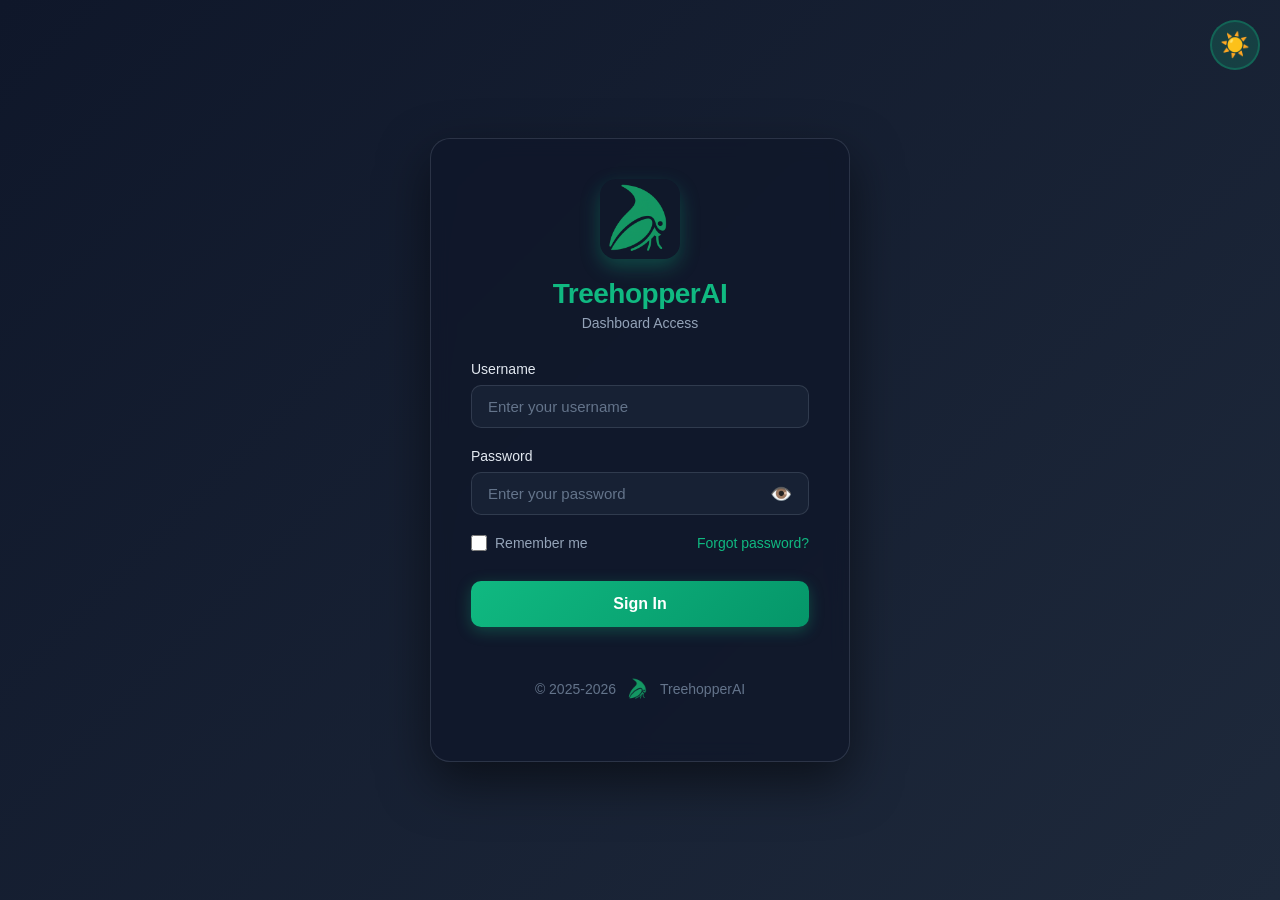
<file: treehopper/visualizer/static/login.html>
<!DOCTYPE html>
<html lang="en">
<head>
  <meta charset="UTF-8">
  <meta name="viewport" content="width=device-width, initial-scale=1.0">
  <title>TreehopperAI - Login</title>
  <link rel="stylesheet" href="auth_style.css">
</head>
<body>
  <!-- Theme Toggle Button -->
  <div class="theme-toggle" onclick="toggleTheme()" title="Toggle Theme">
    <span id="themeIcon">☀️</span>
  </div>

  <div class="login-container">
    <div class="logo-section">
      <img src="treehopper_logo.png" alt="TreehopperAI" class="logo">
      <div class="logo-text">TreehopperAI</div>
      <div class="logo-subtitle">Dashboard Access</div>
    </div>

    <div class="error-message" id="errorMessage"></div>
    <div class="success-message" id="successMessage"></div>

    <form id="loginForm">
      <div class="form-group">
        <label class="form-label" for="username">Username</label>
        <input type="text" id="username" name="username" class="form-input" placeholder="Enter your username" autocomplete="username" required>
      </div>

      <div class="form-group">
        <label class="form-label" for="password">Password</label>
        <div class="password-input-wrapper">
          <input type="password" id="password" name="password" class="form-input" placeholder="Enter your password" autocomplete="current-password" required>
          <button type="button" class="password-toggle" onclick="togglePasswordVisibility('password', 'passwordToggleIcon')">
            <span id="passwordToggleIcon">👁️</span>
          </button>
        </div>
      </div>

      <div class="remember-forgot">
        <label class="remember-me">
          <input type="checkbox" id="rememberMe">
          <span>Remember me</span>
        </label>
        <a class="forgot-password" onclick="showForgotPasswordModal()">Forgot password?</a>
      </div>

      <button type="submit" class="login-button" id="loginButton">
        <span class="button-content" id="buttonContent">Sign In</span>
      </button>
    </form>

    <footer class="dashboard-footer">
      <span>&copy; 2025-2026</span>
      <img src="treehopper_logo.png" alt="TreehopperAI Logo" class="footer-logo">
      <span>TreehopperAI</span>
    </footer>
  </div>

  <!-- First Time Password Change Modal -->
  <div id="changePasswordModal" class="modal">
    <div class="modal-content">
      <h2 class="modal-header">Change Your Password</h2>
      <p class="modal-subtitle">Please set a new secure password for your account</p>

      <div class="password-requirements">
        <strong>Password Requirements:</strong>
        <ul>
          <li>Minimum 8 characters</li>
          <li>At least one uppercase letter (A-Z)</li>
          <li>At least one lowercase letter (a-z)</li>
          <li>At least one number (0-9)</li>
          <li>At least one special character (@$!%*?&)</li>
        </ul>
      </div>

      <form id="changePasswordForm">
        <div class="form-group">
          <label class="form-label" for="newPassword">New Password</label>
          <div class="password-input-wrapper">
            <input type="password" id="newPassword" class="form-input" placeholder="Enter new password" required>
            <button type="button" class="password-toggle" onclick="togglePasswordVisibility('newPassword', 'newPasswordToggleIcon')">
              <span id="newPasswordToggleIcon">👁️</span>
            </button>
          </div>
        </div>

        <div class="form-group">
          <label class="form-label" for="confirmPassword">Confirm Password</label>
          <div class="password-input-wrapper">
            <input type="password" id="confirmPassword" class="form-input" placeholder="Confirm new password" required>
            <button type="button" class="password-toggle" onclick="togglePasswordVisibility('confirmPassword', 'confirmPasswordToggleIcon')">
              <span id="confirmPasswordToggleIcon">👁️</span>
            </button>
          </div>
        </div>

        <div class="error-message" id="passwordError"></div>

        <button type="submit" class="login-button" id="changePasswordButton">
          <span class="button-content" id="changePasswordContent">Update Password</span>
        </button>
      </form>
    </div>
  </div>

  <!-- Forgot Password Modal -->
  <div id="forgotPasswordModal" class="modal">
    <div class="modal-content">
      <span class="close-btn" onclick="closeForgotPasswordModal()">&times;</span>
      <h2 class="modal-header">Reset Password</h2>
      <p class="modal-subtitle">Enter your username to reset your password</p>

      <form id="forgotPasswordForm">
        <div class="form-group">
          <label class="form-label" for="resetUsername">Username</label>
          <input type="text" id="resetUsername" class="form-input" placeholder="Enter your username" required>
        </div>

        <div class="form-group" id="newPasswordGroup" style="display: none;">
          <label class="form-label" for="resetNewPassword">New Password</label>
          <div class="password-input-wrapper">
            <input type="password" id="resetNewPassword" class="form-input" placeholder="Enter new password">
            <button type="button" class="password-toggle" onclick="togglePasswordVisibility('resetNewPassword', 'resetNewPasswordToggleIcon')">
              <span id="resetNewPasswordToggleIcon">👁️</span>
            </button>
          </div>
        </div>

        <div class="form-group" id="confirmPasswordGroup" style="display: none;">
          <label class="form-label" for="resetConfirmPassword">Confirm Password</label>
          <div class="password-input-wrapper">
            <input type="password" id="resetConfirmPassword" class="form-input" placeholder="Confirm new password">
            <button type="button" class="password-toggle" onclick="togglePasswordVisibility('resetConfirmPassword', 'resetConfirmPasswordToggleIcon')">
              <span id="resetConfirmPasswordToggleIcon">👁️</span>
            </button>
          </div>
        </div>

        <div class="password-requirements" id="resetPasswordReqs" style="display: none;">
          <strong>Password Requirements:</strong>
          <ul>
            <li>Minimum 8 characters</li>
            <li>At least one uppercase letter (A-Z)</li>
            <li>At least one lowercase letter (a-z)</li>
            <li>At least one number (0-9)</li>
            <li>At least one special character (@$!%*?&)</li>
          </ul>
        </div>

        <div class="error-message" id="forgotPasswordError"></div>
        <div class="success-message" id="forgotPasswordSuccess"></div>

        <button type="submit" class="login-button" id="forgotPasswordButton">
          <span class="button-content" id="forgotPasswordContent">Continue</span>
        </button>
      </form>
    </div>
  </div>

  <!-- Unified Theme Manager -->
  <script src="theme-manager.js"></script>

  <!-- Modal System -->
  <link rel="stylesheet" href="modal-system.css">
  <script src="modal-system.js"></script>

  <!-- Login Logic -->
  <script src="auth-login.js"></script>
</body>
</html>
</file>
<file: treehopper/visualizer/static/auth_style.css>
* {
    margin: 0;
    padding: 0;
    box-sizing: border-box;
  }

  body {
    font-family: -apple-system, BlinkMacSystemFont, 'Segoe UI', Roboto, Oxygen, Ubuntu, Cantarell, sans-serif;
    background: linear-gradient(135deg, #0f172a 0%, #1e293b 100%);
    min-height: 100vh;
    display: flex;
    align-items: center;
    justify-content: center;
    padding: 20px;
    transition: background 0.3s;
  }

  body.light-mode {
    background: linear-gradient(135deg, #f8fafc 0%, #e2e8f0 100%);
  }

  .theme-toggle {
    position: fixed;
    top: 20px;
    right: 20px;
    width: 50px;
    height: 50px;
    background: rgba(16, 185, 129, 0.2);
    border: 2px solid rgba(16, 185, 129, 0.3);
    border-radius: 50%;
    display: flex;
    align-items: center;
    justify-content: center;
    cursor: pointer;
    font-size: 24px;
    transition: all 0.3s;
    z-index: 1000;
  }

  .theme-toggle:hover {
    background: rgba(16, 185, 129, 0.3);
    transform: rotate(180deg);
  }

  .login-container {
    background: rgba(15, 23, 42, 0.8);
    backdrop-filter: blur(10px);
    border-radius: 20px;
    padding: 40px;
    width: 100%;
    max-width: 420px;
    border: 1px solid rgba(148, 163, 184, 0.2);
    box-shadow: 0 20px 50px rgba(0, 0, 0, 0.5);
    transition: all 0.3s;
  }

  body.light-mode .login-container {
    background: rgba(255, 255, 255, 0.9);
    border-color: rgba(148, 163, 184, 0.3);
    box-shadow: 0 20px 50px rgba(0, 0, 0, 0.1);
  }

  .logo-section {
    text-align: center;
    margin-bottom: 30px;
  }

  .logo {
    width: 80px;
    height: 80px;
    border-radius: 16px;
    display: inline-block;
    margin-bottom: 15px;
    box-shadow: 0 8px 20px rgba(16, 185, 129, 0.3);
    object-fit: cover;
  }

  .logo-text {
    font-size: 28px;
    font-weight: 700;
    color: #10b981;
    margin-bottom: 5px;
    letter-spacing: -0.5px;
  }

  .logo-subtitle {
    font-size: 14px;
    color: #94a3b8;
    font-weight: 400;
  }

  body.light-mode .logo-subtitle {
    color: #64748b;
  }

  .form-group {
    margin-bottom: 20px;
    position: relative;
  }

  .form-label {
    display: block;
    color: #e2e8f0;
    font-size: 14px;
    font-weight: 500;
    margin-bottom: 8px;
  }

  body.light-mode .form-label {
    color: #1e293b;
  }

  .password-input-wrapper {
    position: relative;
  }

  .form-input {
    width: 100%;
    padding: 12px 16px;
    background: rgba(30, 41, 59, 0.6);
    border: 1px solid rgba(148, 163, 184, 0.2);
    border-radius: 10px;
    color: #e2e8f0;
    font-size: 15px;
    font-family: inherit;
    transition: all 0.3s;
  }

  .password-input-wrapper .form-input {
    padding-right: 45px;
  }

  body.light-mode .form-input {
    background: rgba(248, 250, 252, 0.8);
    border-color: rgba(148, 163, 184, 0.3);
    color: #1e293b;
  }

  .form-input:focus {
    outline: none;
    border-color: rgba(16, 185, 129, 0.5);
    background: rgba(30, 41, 59, 0.8);
    box-shadow: 0 0 0 3px rgba(16, 185, 129, 0.1);
  }

  body.light-mode .form-input:focus {
    background: white;
  }

  .form-input::placeholder {
    color: #64748b;
  }

  .password-toggle {
    position: absolute;
    right: 12px;
    top: 50%;
    transform: translateY(-50%);
    background: none;
    border: none;
    color: #94a3b8;
    cursor: pointer;
    font-size: 18px;
    padding: 5px;
    display: flex;
    align-items: center;
    justify-content: center;
    transition: color 0.2s;
  }

  .password-toggle:hover {
    color: #10b981;
  }

  body.light-mode .password-toggle {
    color: #64748b;
  }

  .login-button {
    width: 100%;
    padding: 14px;
    background: linear-gradient(135deg, #10b981 0%, #059669 100%);
    border: none;
    border-radius: 10px;
    color: white;
    font-size: 16px;
    font-weight: 600;
    cursor: pointer;
    transition: all 0.3s;
    margin-top: 10px;
    box-shadow: 0 4px 15px rgba(16, 185, 129, 0.3);
  }

  .login-button:hover {
    transform: translateY(-2px);
    box-shadow: 0 6px 20px rgba(16, 185, 129, 0.4);
  }

  .login-button:active {
    transform: translateY(0);
  }

  .login-button:disabled {
    opacity: 0.6;
    cursor: not-allowed;
    transform: none;
  }

  .error-message, .success-message {
    border-radius: 8px;
    padding: 12px 16px;
    font-size: 14px;
    margin-bottom: 20px;
    display: none;
    animation: shake 0.5s;
  }

  .error-message {
    background: rgba(239, 68, 68, 0.1);
    border: 1px solid rgba(239, 68, 68, 0.3);
    color: #ef4444;
  }

  .success-message {
    background: rgba(16, 185, 129, 0.1);
    border: 1px solid rgba(16, 185, 129, 0.3);
    color: #10b981;
  }

  .error-message.show, .success-message.show {
    display: block;
  }

  @keyframes shake {
    0%, 100% { transform: translateX(0); }
    25% { transform: translateX(-10px); }
    75% { transform: translateX(10px); }
  }

  .remember-forgot {
    display: flex;
    justify-content: space-between;
    align-items: center;
    margin-bottom: 20px;
  }

  .remember-me {
    display: flex;
    align-items: center;
    gap: 8px;
    color: #94a3b8;
    font-size: 14px;
    cursor: pointer;
  }

  body.light-mode .remember-me {
    color: #64748b;
  }

  .remember-me input[type="checkbox"] {
    width: 16px;
    height: 16px;
    cursor: pointer;
    accent-color: #10b981;
  }

  .forgot-password {
    color: #10b981;
    font-size: 14px;
    text-decoration: none;
    transition: color 0.2s;
    cursor: pointer;
  }

  .forgot-password:hover {
    color: #059669;
  }

  .dashboard-footer {
    text-align: center;
    padding: 20px;
    margin-top: 30px;
    color: #64748b;
    font-size: 14px;
    display: flex;
    align-items: center;
    justify-content: center;
    gap: 10px;
  }

  body.light-mode .dashboard-footer {
    color: #475569;
  }

  .footer-logo {
    height: 24px;
    width: auto;
    border-radius: 4px;
  }

  .spinner {
    display: inline-block;
    width: 16px;
    height: 16px;
    border: 2px solid rgba(255, 255, 255, 0.3);
    border-top-color: white;
    border-radius: 50%;
    animation: spin 0.8s linear infinite;
    margin-right: 8px;
  }

  @keyframes spin {
    to { transform: rotate(360deg); }
  }

  .button-content {
    display: flex;
    align-items: center;
    justify-content: center;
  }

  /* Modal Styles */
  .modal {
    display: none;
    position: fixed;
    z-index: 2000;
    left: 0;
    top: 0;
    width: 100%;
    height: 100%;
    background: rgba(0, 0, 0, 0.7);
    backdrop-filter: blur(5px);
    overflow-y: auto;
  }

  .modal-content {
    background: rgba(15, 23, 42, 0.95);
    margin: 5% auto;
    padding: 30px;
    border-radius: 16px;
    width: 90%;
    max-width: 500px;
    max-height: 90vh;
    overflow-y: auto;
    border: 1px solid rgba(148, 163, 184, 0.2);
    box-shadow: 0 20px 50px rgba(0, 0, 0, 0.5);
  }

  body.light-mode .modal-content {
    background: rgba(255, 255, 255, 0.98);
    border-color: rgba(148, 163, 184, 0.3);
  }

  .modal-header {
    font-size: 22px;
    font-weight: 700;
    color: #10b981;
    margin-bottom: 10px;
  }

  .modal-subtitle {
    font-size: 14px;
    color: #94a3b8;
    margin-bottom: 25px;
  }

  body.light-mode .modal-subtitle {
    color: #64748b;
  }

  .password-requirements {
    background: rgba(16, 185, 129, 0.1);
    border: 1px solid rgba(16, 185, 129, 0.2);
    border-radius: 8px;
    padding: 15px;
    margin-bottom: 20px;
    font-size: 13px;
    color: #e2e8f0;
  }

  body.light-mode .password-requirements {
    color: #1e293b;
  }

  .password-requirements ul {
    margin: 10px 0 0 20px;
  }

  .password-requirements li {
    margin: 5px 0;
  }

  .close-btn {
    color: #94a3b8;
    float: right;
    font-size: 28px;
    font-weight: bold;
    cursor: pointer;
    line-height: 20px;
  }

  .close-btn:hover {
    color: #ef4444;
  }
</file>
<file: treehopper/visualizer/static/modal-system.css>
/* ========================================
   MODAL SYSTEM STYLES
   Theme-aware modals for errors, success, inputs, and confirmations
   ======================================== */

   .system-modal {
    display: none;
    position: fixed;
    z-index: 10000;
    left: 0;
    top: 0;
    width: 100%;
    height: 100%;
    background: rgba(0, 0, 0, 0.7);
    backdrop-filter: blur(5px);
    align-items: center;
    justify-content: center;
    animation: fadeIn 0.2s;
}

@keyframes fadeIn {
    from { opacity: 0; }
    to { opacity: 1; }
}

.system-modal-content {
    background: rgba(15, 23, 42, 0.95);
    border-radius: 16px;
    padding: 30px;
    width: 90%;
    max-width: 450px;
    max-height: 90vh;
    overflow-y: auto;
    border: 1px solid rgba(148, 163, 184, 0.2);
    box-shadow: 0 20px 50px rgba(0, 0, 0, 0.5);
    animation: slideUp 0.3s;
    position: relative;
}

body.light-mode .system-modal-content {
    background: rgba(255, 255, 255, 0.98);
    border-color: rgba(148, 163, 184, 0.3);
}

@keyframes slideUp {
    from {
        opacity: 0;
        transform: translateY(20px);
    }
    to {
        opacity: 1;
        transform: translateY(0);
    }
}

/* Modal Icon */
.modal-icon {
    font-size: 60px;
    text-align: center;
    margin-bottom: 20px;
    animation: bounce 0.5s;
}

@keyframes bounce {
    0%, 100% { transform: scale(1); }
    50% { transform: scale(1.1); }
}

.error-icon {
    color: #ef4444;
}

.success-icon {
    color: #10b981;
    background: linear-gradient(135deg, #10b981 0%, #059669 100%);
    -webkit-background-clip: text;
    -webkit-text-fill-color: transparent;
    background-clip: text;
}

.confirm-icon {
    color: #f59e0b;
}

/* Modal Title */
.modal-title {
    font-size: 24px;
    font-weight: 700;
    color: #e2e8f0;
    text-align: center;
    margin-bottom: 15px;
}

body.light-mode .modal-title {
    color: #1e293b;
}

/* Modal Subtitle */
.modal-subtitle {
    font-size: 14px;
    color: #94a3b8;
    text-align: center;
    margin-bottom: 20px;
}

body.light-mode .modal-subtitle {
    color: #64748b;
}

/* Modal Message */
.modal-message {
    font-size: 16px;
    color: #cbd5e1;
    text-align: center;
    line-height: 1.6;
    margin-bottom: 25px;
    padding: 0 10px;
}

body.light-mode .modal-message {
    color: #475569;
}

/* Modal Actions */
.modal-actions {
    display: flex;
    gap: 12px;
    justify-content: center;
    margin-top: 25px;
}

.modal-btn {
    padding: 12px 30px;
    border: none;
    border-radius: 10px;
    font-size: 15px;
    font-weight: 600;
    cursor: pointer;
    transition: all 0.3s;
    min-width: 100px;
}

.error-btn {
    background: linear-gradient(135deg, #ef4444 0%, #dc2626 100%);
    color: white;
    box-shadow: 0 4px 15px rgba(239, 68, 68, 0.3);
}

.error-btn:hover {
    transform: translateY(-2px);
    box-shadow: 0 6px 20px rgba(239, 68, 68, 0.4);
}

.success-btn {
    background: linear-gradient(135deg, #10b981 0%, #059669 100%);
    color: white;
    box-shadow: 0 4px 15px rgba(16, 185, 129, 0.3);
}

.success-btn:hover {
    transform: translateY(-2px);
    box-shadow: 0 6px 20px rgba(16, 185, 129, 0.4);
}

.confirm-btn {
    background: linear-gradient(135deg, #10b981 0%, #059669 100%);
    color: white;
    box-shadow: 0 4px 15px rgba(16, 185, 129, 0.3);
}

.confirm-btn:hover {
    transform: translateY(-2px);
    box-shadow: 0 6px 20px rgba(16, 185, 129, 0.4);
}

.cancel-btn {
    background: rgba(148, 163, 184, 0.2);
    color: #e2e8f0;
    border: 1px solid rgba(148, 163, 184, 0.3);
}

body.light-mode .cancel-btn {
    background: rgba(148, 163, 184, 0.1);
    color: #475569;
    border-color: rgba(148, 163, 184, 0.4);
}

.cancel-btn:hover {
    background: rgba(148, 163, 184, 0.3);
    transform: translateY(-2px);
}

/* Form Styles in Modals */
.system-modal .form-group {
    margin-bottom: 20px;
    text-align: left;
}

.system-modal .form-label {
    display: block;
    color: #e2e8f0;
    font-size: 14px;
    font-weight: 500;
    margin-bottom: 8px;
}

body.light-mode .system-modal .form-label {
    color: #1e293b;
}

.system-modal .form-input {
    width: 100%;
    padding: 12px 16px;
    background: rgba(30, 41, 59, 0.6);
    border: 1px solid rgba(148, 163, 184, 0.2);
    border-radius: 10px;
    color: #e2e8f0;
    font-size: 15px;
    font-family: inherit;
    transition: all 0.3s;
}

body.light-mode .system-modal .form-input {
    background: rgba(248, 250, 252, 0.8);
    border-color: rgba(148, 163, 184, 0.3);
    color: #1e293b;
}

.system-modal .form-input:focus {
    outline: none;
    border-color: rgba(16, 185, 129, 0.5);
    background: rgba(30, 41, 59, 0.8);
    box-shadow: 0 0 0 3px rgba(16, 185, 129, 0.1);
}

body.light-mode .system-modal .form-input:focus {
    background: white;
}

.system-modal .form-input::placeholder {
    color: #64748b;
}

/* Specific Modal Content Styles */
.error-modal-content {
    border-top: 4px solid #ef4444;
}

.success-modal-content {
    border-top: 4px solid #10b981;
}

.confirm-modal-content {
    border-top: 4px solid #f59e0b;
}

.input-modal-content {
    border-top: 4px solid #3b82f6;
}

/* Close on outside click */
.system-modal {
    cursor: pointer;
}

.system-modal-content {
    cursor: default;
}

/* Responsive */
@media (max-width: 600px) {
    .system-modal-content {
        width: 95%;
        padding: 25px;
    }

    .modal-icon {
        font-size: 50px;
    }

    .modal-title {
        font-size: 20px;
    }

    .modal-message {
        font-size: 14px;
    }

    .modal-actions {
        flex-direction: column;
    }

    .modal-btn {
        width: 100%;
    }
}
</file>
